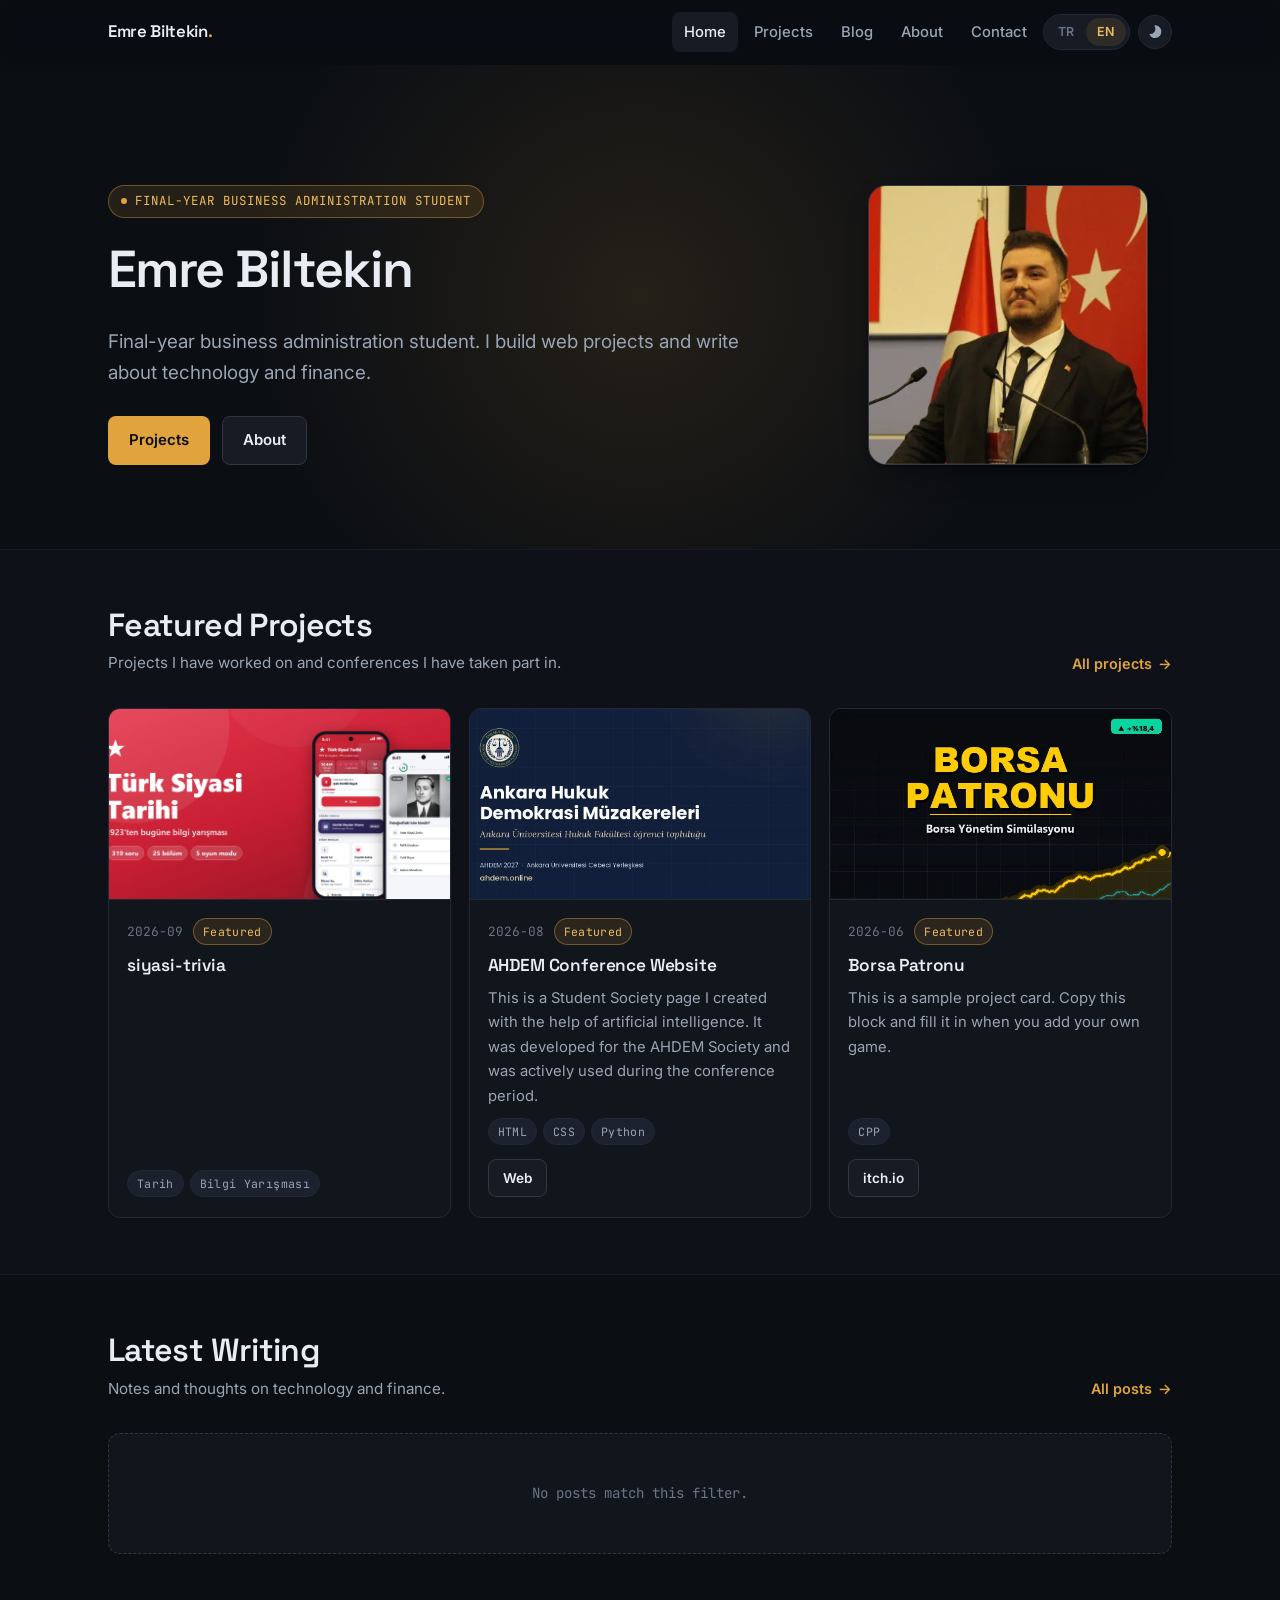
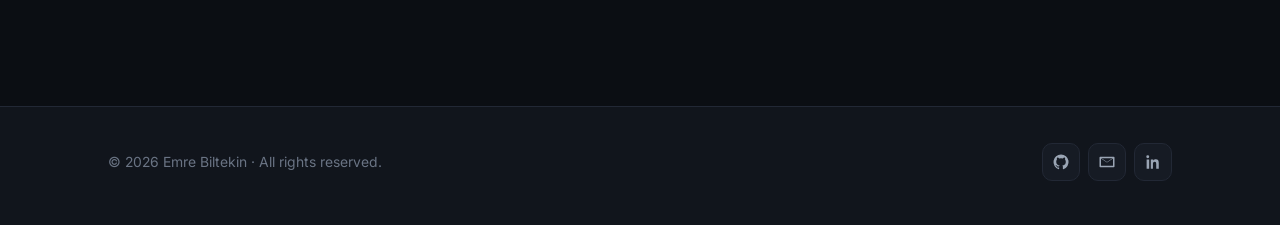
<file: index.html>
<!DOCTYPE html>
<html lang="tr">
<head>
<meta charset="utf-8">
<meta name="viewport" content="width=device-width, initial-scale=1">
<script>/* Tema tercihini sayfa cizilmeden once uygula (ekran yanip sonmesin) */
try{ if(localStorage.getItem('site.theme')==='light') document.documentElement.dataset.theme='light'; }catch(e){}</script>
<title>Emre Biltekin — İşletme Son Sınıf Öğrencisi</title>
<meta name="description" content="Emre Biltekin'in kişisel sitesi. İşletme son sınıf öğrencisi; web projeleri, teknoloji ve finans üzerine yazılar.">
<link rel="canonical" href="https://emrebiltekin.me/">

<!-- Paylasim kartlari -->
<meta property="og:type" content="website">
<meta property="og:site_name" content="Emre Biltekin">
<meta property="og:title" content="Emre Biltekin — İşletme Son Sınıf Öğrencisi">
<meta property="og:description" content="Web projeleri, teknoloji ve finans üzerine yazılar.">
<meta property="og:url" content="https://emrebiltekin.me/">
<meta property="og:image" content="https://emrebiltekin.me/assets/img/og-default.png">
<meta name="twitter:card" content="summary_large_image">

<link rel="icon" href="/assets/img/favicon.svg" type="image/svg+xml">
<link rel="preconnect" href="https://fonts.googleapis.com">
<link rel="preconnect" href="https://fonts.gstatic.com" crossorigin>
<link href="https://fonts.googleapis.com/css2?family=Inter:wght@400;500;600&family=Space+Grotesk:wght@500;600;700&family=JetBrains+Mono:wght@400;500&display=swap" rel="stylesheet">
<link rel="stylesheet" href="/assets/css/style.css">
<link rel="alternate" type="application/rss+xml" title="Emre Biltekin" href="/feed.xml">
</head>

<body data-page="home">
<a class="skip-link" href="#main">İçeriğe geç</a>
<header id="site-header"></header>

<main id="main">

  <!-- Hero -->
  <section class="hero">
    <div class="wrap hero-inner">
      <div>
        <span class="eyebrow"><span class="pulse"></span><span id="heroRole">—</span></span>
        <h1 id="heroName">Emre Biltekin</h1>
        <p class="lead" id="heroTagline"></p>
        <div class="hero-actions">
          <a class="btn btn-primary" href="/projects.html"><span data-i18n="nav.projects"></span></a>
          <a class="btn btn-ghost" href="/about.html"><span data-i18n="nav.about"></span></a>
        </div>
      </div>
      <div class="avatar-frame" id="heroAvatar"></div>
    </div>
  </section>

  <!-- One cikan projeler (gri bantli bolum) -->
  <section class="section-tight band">
    <div class="wrap">
      <div class="section-head">
        <div>
          <h2 data-i18n="home.featured.title"></h2>
          <p data-i18n="home.featured.desc"></p>
        </div>
        <a class="link-more" href="/projects.html"><span data-i18n="home.featured.all"></span> →</a>
      </div>
      <div class="grid" id="featuredProjects">
        <div class="loading" data-i18n="common.loading"></div>
      </div>
    </div>
  </section>

  <!-- Son yazilar -->
  <section class="section-tight">
    <div class="wrap">
      <div class="section-head">
        <div>
          <h2 data-i18n="home.latest.title"></h2>
          <p data-i18n="home.latest.desc"></p>
        </div>
        <a class="link-more" href="/blog.html"><span data-i18n="home.latest.all"></span> →</a>
      </div>
      <ul class="post-list" id="latestPosts">
        <li class="loading" data-i18n="common.loading"></li>
      </ul>
    </div>
  </section>

</main>

<footer id="site-footer"></footer>

<noscript>
  <div class="wrap" style="padding:24px 0;color:#9AA5B4">
    Bu site içeriği göstermek için JavaScript kullanıyor. Lütfen JavaScript'i etkinleştir.
  </div>
</noscript>

<script src="/assets/js/i18n.js"></script>
<script src="/assets/js/site.js"></script>
<script src="/assets/js/pages.js"></script>
</body>
</html>
</file>
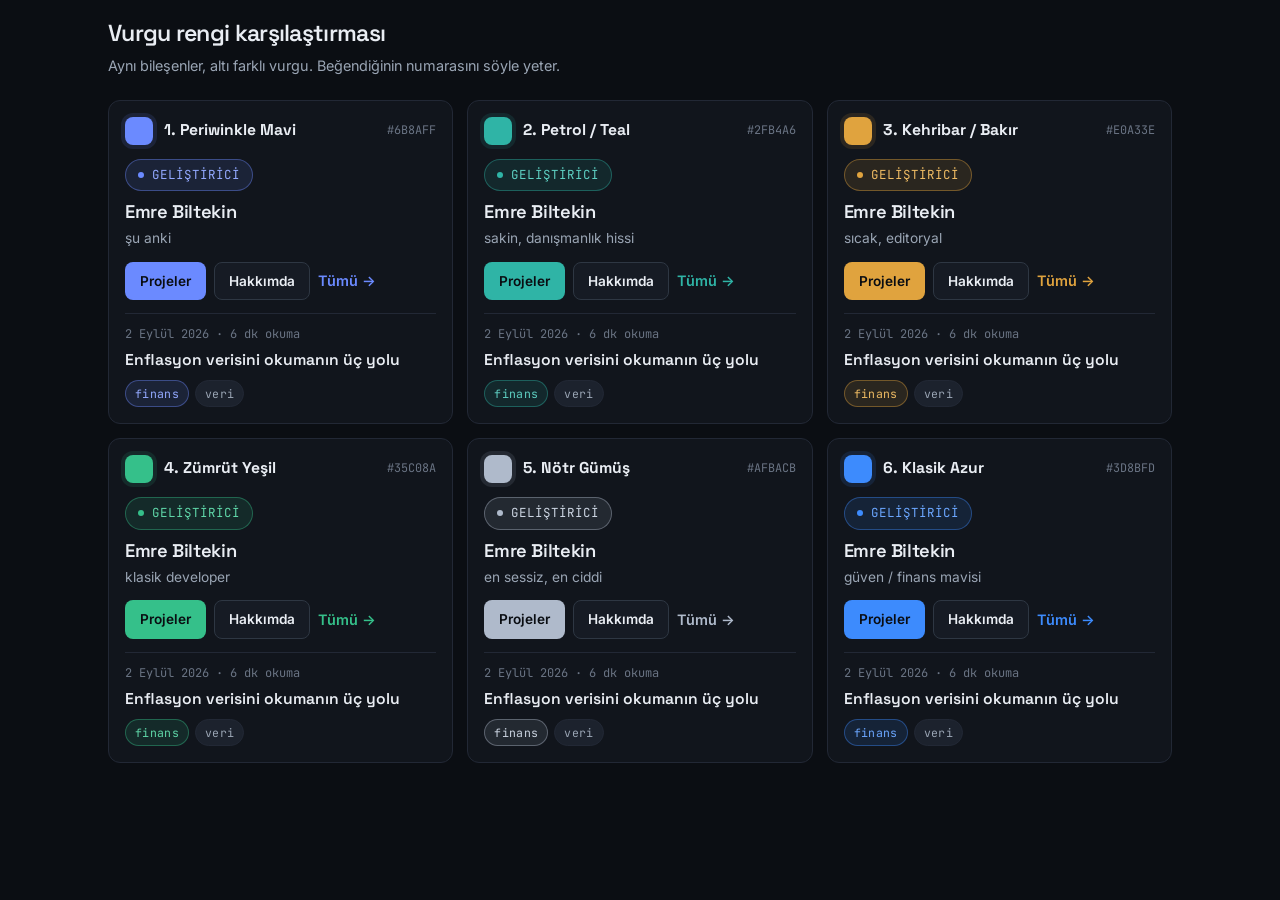
<file: _palette.html>
<!DOCTYPE html>
<html lang="tr">
<head>
<meta charset="utf-8">
<meta name="viewport" content="width=device-width, initial-scale=1">
<script>/* Tema tercihini sayfa cizilmeden once uygula (ekran yanip sonmesin) */
try{ if(localStorage.getItem('site.theme')==='light') document.documentElement.dataset.theme='light'; }catch(e){}</script>
<title>Renk karşılaştırma — geçici</title>
<link rel="preconnect" href="https://fonts.googleapis.com">
<link rel="preconnect" href="https://fonts.gstatic.com" crossorigin>
<link href="https://fonts.googleapis.com/css2?family=Inter:wght@400;500;600&family=Space+Grotesk:wght@500;600;700&family=JetBrains+Mono:wght@400;500&display=swap" rel="stylesheet">
<link rel="stylesheet" href="/assets/css/style.css">
<style>
  body{ padding:20px 0 60px; }
  .opts{ display:grid; gap:14px; grid-template-columns:repeat(auto-fill,minmax(300px,1fr)); }
  .opt{ border:1px solid var(--border); border-radius:var(--r); background:var(--bg-1); padding:16px; }
  .opt-head{ display:flex; align-items:center; gap:11px; margin-bottom:14px; }
  .chip{ width:28px; height:28px; border-radius:8px; background:var(--accent); flex:none; box-shadow:0 0 0 4px var(--accent-soft); }
  .opt-head b{ font-family:var(--font-head); font-size:.98rem; }
  .opt-head code{ margin-left:auto; color:var(--text-3); font-size:.74rem; }
  .opt h4{ font-family:var(--font-head); font-size:1.15rem; margin:0 0 4px; letter-spacing:-.02em; }
  .opt p{ margin:0 0 12px; color:var(--text-2); font-size:.86rem; }
  .row{ display:flex; gap:8px; flex-wrap:wrap; align-items:center; }
  .rule{ border-top:1px solid var(--border); margin:13px 0 11px; }
  .headline{ font-family:var(--font-head); font-weight:600; font-size:.98rem; margin:3px 0 6px; }
</style>
</head>
<body>
<div class="wrap">
  <h1 style="font-size:1.45rem;margin-bottom:6px">Vurgu rengi karşılaştırması</h1>
  <p class="muted" style="font-size:.9rem;margin-bottom:22px">Aynı bileşenler, altı farklı vurgu. Beğendiğinin numarasını söyle yeter.</p>
  <div class="opts" id="opts"></div>
</div>

<script>
const OPTIONS = [
  { n:1, name:'Periwinkle Mavi', note:'şu anki', a:'#6B8AFF', a2:'#93A9FF', rgb:'107,138,255' },
  { n:2, name:'Petrol / Teal',   note:'sakin, danışmanlık hissi', a:'#2FB4A6', a2:'#5ECFC2', rgb:'47,180,166' },
  { n:3, name:'Kehribar / Bakır',note:'sıcak, editoryal', a:'#E0A33E', a2:'#EEBB63', rgb:'224,163,62' },
  { n:4, name:'Zümrüt Yeşil',    note:'klasik developer', a:'#35C08A', a2:'#5FD6A8', rgb:'53,192,138' },
  { n:5, name:'Nötr Gümüş',      note:'en sessiz, en ciddi', a:'#AFBACB', a2:'#CBD4E1', rgb:'175,186,203' },
  { n:6, name:'Klasik Azur',     note:'güven / finans mavisi', a:'#3D8BFD', a2:'#6BA6FE', rgb:'61,139,253' }
];

document.getElementById('opts').innerHTML = OPTIONS.map(o => `
  <section class="opt" style="--accent:${o.a};--accent-2:${o.a2};--accent-soft:rgba(${o.rgb},.12);--accent-ring:rgba(${o.rgb},.40)">
    <div class="opt-head">
      <span class="chip"></span>
      <b>${o.n}. ${o.name}</b>
      <code>${o.a}</code>
    </div>

    <span class="eyebrow" style="margin-bottom:10px"><span class="pulse"></span>GELİŞTİRİCİ</span>
    <h4>Emre Biltekin</h4>
    <p>${o.note}</p>

    <div class="row">
      <a class="btn btn-primary btn-sm" href="#">Projeler</a>
      <a class="btn btn-ghost btn-sm" href="#">Hakkımda</a>
      <a class="link-more" href="#">Tümü →</a>
    </div>

    <div class="rule"></div>

    <div class="mono dim" style="font-size:.75rem">2 Eylül 2026 · 6 dk okuma</div>
    <div class="headline">Enflasyon verisini okumanın üç yolu</div>
    <div class="tags"><span class="tag tag-accent">finans</span><span class="tag">veri</span></div>
  </section>
`).join('');
</script>
</body>
</html>
</file>
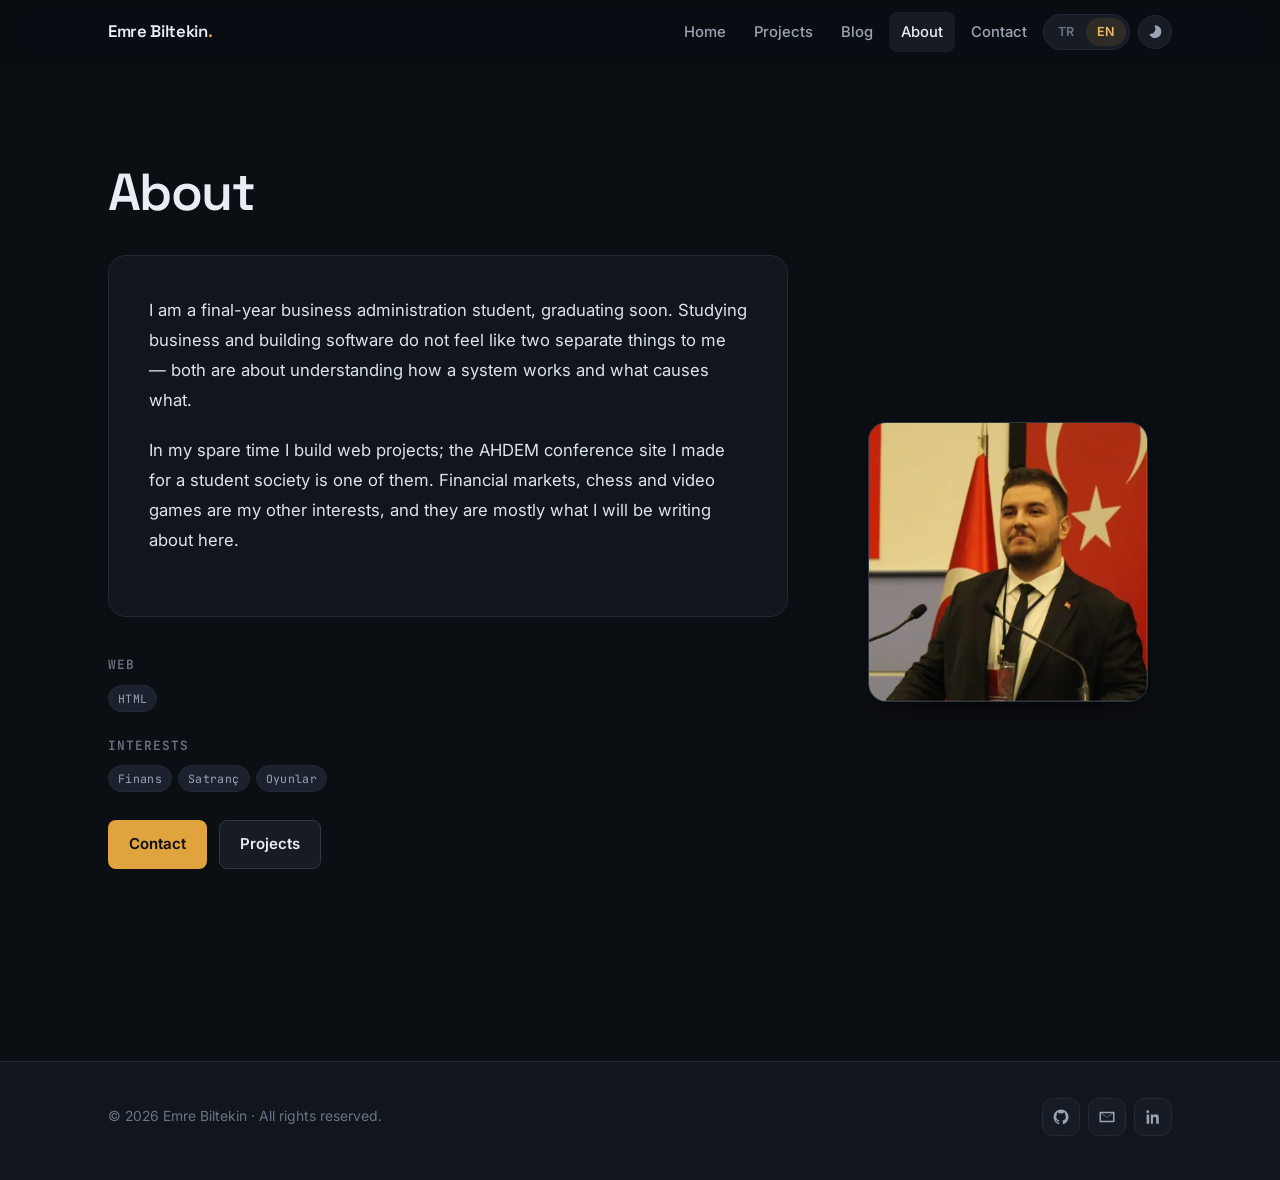
<file: about.html>
<!DOCTYPE html>
<html lang="tr">
<head>
<meta charset="utf-8">
<meta name="viewport" content="width=device-width, initial-scale=1">
<script>/* Tema tercihini sayfa cizilmeden once uygula (ekran yanip sonmesin) */
try{ if(localStorage.getItem('site.theme')==='light') document.documentElement.dataset.theme='light'; }catch(e){}</script>
<title>Hakkımda — Emre Biltekin</title>
<meta name="description" content="Emre Biltekin kimdir, neler yapar, hangi teknolojilerle çalışır.">
<link rel="canonical" href="https://emrebiltekin.me/about.html">

<meta property="og:type" content="profile">
<meta property="og:site_name" content="Emre Biltekin">
<meta property="og:title" content="Hakkımda — Emre Biltekin">
<meta property="og:description" content="Kimim, neler yapıyorum, hangi teknolojilerle çalışıyorum.">
<meta property="og:url" content="https://emrebiltekin.me/about.html">
<meta property="og:image" content="https://emrebiltekin.me/assets/img/og-default.png">
<meta name="twitter:card" content="summary_large_image">

<link rel="icon" href="/assets/img/favicon.svg" type="image/svg+xml">
<link rel="preconnect" href="https://fonts.googleapis.com">
<link rel="preconnect" href="https://fonts.gstatic.com" crossorigin>
<link href="https://fonts.googleapis.com/css2?family=Inter:wght@400;500;600&family=Space+Grotesk:wght@500;600;700&family=JetBrains+Mono:wght@400;500&display=swap" rel="stylesheet">
<link rel="stylesheet" href="/assets/css/style.css">
</head>

<body data-page="about">
<a class="skip-link" href="#main">İçeriğe geç</a>
<header id="site-header"></header>

<main id="main" class="section">
  <div class="wrap">
    <h1 data-i18n="about.title"></h1>

    <div class="hero-inner" style="margin-top:32px">
      <div>
        <div class="prose surface" id="aboutBio"></div>
        <div id="aboutSkills" style="margin-top:40px"></div>
        <div class="hero-actions">
          <a class="btn btn-primary" href="/contact.html"><span data-i18n="nav.contact"></span></a>
          <a class="btn btn-ghost" href="/projects.html"><span data-i18n="nav.projects"></span></a>
        </div>
      </div>
      <div class="avatar-frame" id="aboutAvatar"></div>
    </div>
  </div>
</main>

<footer id="site-footer"></footer>

<script src="/assets/js/i18n.js"></script>
<script src="/assets/js/site.js"></script>
<script src="/assets/js/pages.js"></script>
</body>
</html>
</file>
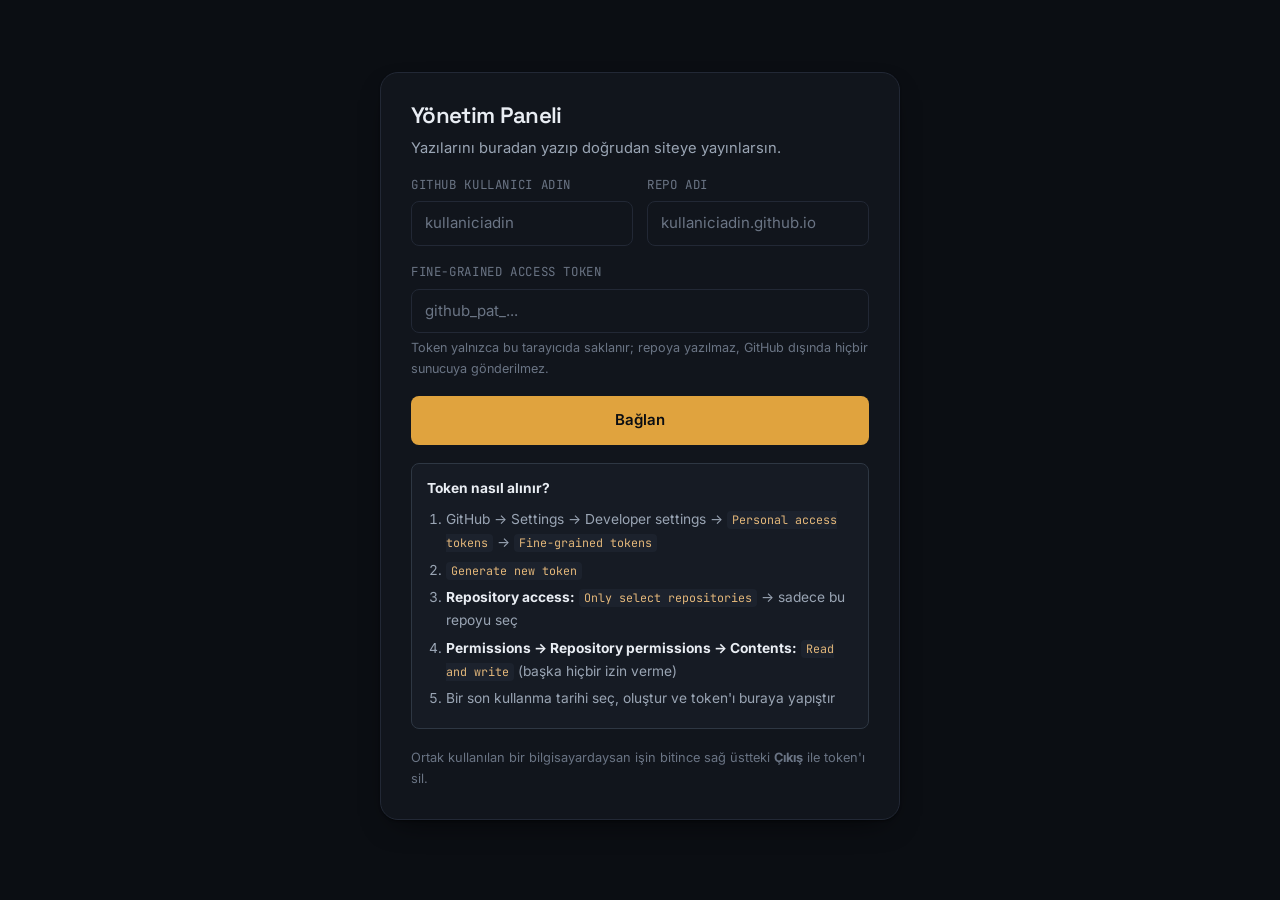
<file: admin.html>
<!DOCTYPE html>
<html lang="tr">
<head>
<meta charset="utf-8">
<meta name="viewport" content="width=device-width, initial-scale=1">
<script>/* Tema tercihini sayfa cizilmeden once uygula (ekran yanip sonmesin) */
try{ if(localStorage.getItem('site.theme')==='light') document.documentElement.dataset.theme='light'; }catch(e){}</script>
<title>Yönetim Paneli — Emre Biltekin</title>
<meta name="robots" content="noindex, nofollow">
<link rel="icon" href="/assets/img/favicon.svg" type="image/svg+xml">
<link rel="preconnect" href="https://fonts.googleapis.com">
<link rel="preconnect" href="https://fonts.gstatic.com" crossorigin>
<link href="https://fonts.googleapis.com/css2?family=Inter:wght@400;500;600&family=Space+Grotesk:wght@500;600;700&family=JetBrains+Mono:wght@400;500&display=swap" rel="stylesheet">
<link rel="stylesheet" href="/assets/css/style.css">
<link rel="stylesheet" href="/assets/css/admin.css">
</head>

<body class="admin">

<!-- ==================== GİRİŞ ==================== -->
<section id="login">
  <div class="wrap">
    <div class="login-card">
      <h1>Yönetim Paneli</h1>
      <p class="muted" style="font-size:.92rem">Yazılarını buradan yazıp doğrudan siteye yayınlarsın.</p>

      <form id="loginForm">
        <div class="field-row cols-2">
          <div class="field">
            <label for="lOwner">GitHub kullanıcı adın</label>
            <input type="text" id="lOwner" autocomplete="username" placeholder="kullaniciadin" required>
          </div>
          <div class="field">
            <label for="lRepo">Repo adı</label>
            <input type="text" id="lRepo" placeholder="kullaniciadin.github.io" required>
          </div>
        </div>

        <div class="field">
          <label for="lToken">Fine-grained access token</label>
          <input type="password" id="lToken" autocomplete="current-password" placeholder="github_pat_..." required>
          <div class="hint">Token yalnızca bu tarayıcıda saklanır; repoya yazılmaz, GitHub dışında hiçbir sunucuya gönderilmez.</div>
        </div>

        <button class="btn btn-primary" id="loginBtn" type="submit" style="width:100%;justify-content:center">Bağlan</button>
      </form>

      <div class="notice">
        <strong>Token nasıl alınır?</strong>
        <ol>
          <li>GitHub → Settings → Developer settings → <code>Personal access tokens</code> → <code>Fine-grained tokens</code></li>
          <li><code>Generate new token</code></li>
          <li><strong>Repository access:</strong> <code>Only select repositories</code> → sadece bu repoyu seç</li>
          <li><strong>Permissions → Repository permissions → Contents:</strong> <code>Read and write</code> (başka hiçbir izin verme)</li>
          <li>Bir son kullanma tarihi seç, oluştur ve token'ı buraya yapıştır</li>
        </ol>
      </div>

      <p class="dim" style="font-size:.8rem;margin:0">
        Ortak kullanılan bir bilgisayardaysan işin bitince sağ üstteki <strong>Çıkış</strong> ile token'ı sil.
      </p>
    </div>
  </div>
</section>

<!-- ==================== PANEL ==================== -->
<div id="app" hidden>

  <header class="adm-top">
    <div class="wrap adm-top-in">
      <span class="adm-logo">Yönetim<span class="dot">.</span></span>
      <span class="adm-repo" id="repoBadge"></span>
      <span id="busyDot" hidden><span class="spinner"></span></span>
      <span class="spacer"></span>
      <a class="btn btn-ghost btn-sm" href="/" target="_blank" rel="noopener">Siteyi aç ↗</a>
      <button class="theme-toggle" id="admTheme" title="Temayı değiştir">
        <span class="icon-moon"><svg width="16" height="16" viewBox="0 0 24 24" fill="currentColor"><path d="M12.3 2a1 1 0 0 0-.86 1.54A7.5 7.5 0 0 1 4.9 14.9a1 1 0 0 0-1.09 1.4A9.5 9.5 0 1 0 12.3 2Z"/></svg></span>
        <span class="icon-sun"><svg width="16" height="16" viewBox="0 0 24 24" fill="currentColor"><path d="M12 17a5 5 0 1 1 0-10 5 5 0 0 1 0 10Zm0-2a3 3 0 1 0 0-6 3 3 0 0 0 0 6Zm-1-13h2v3h-2V2Zm0 17h2v3h-2v-3ZM2 11h3v2H2v-2Zm17 0h3v2h-3v-2ZM4.22 5.64l1.42-1.42 2.12 2.12-1.41 1.42L4.22 5.64Zm12.02 12.02 1.41-1.42 2.13 2.12-1.42 1.42-2.12-2.12Zm2.12-13.44 1.42 1.42-2.13 2.12-1.41-1.42 2.12-2.12ZM5.64 19.78l-1.42-1.42 2.12-2.12 1.42 1.41-2.12 2.13Z"/></svg></span>
      </button>
      <button class="btn btn-ghost btn-sm" id="logoutBtn">Çıkış</button>
    </div>
  </header>

  <main class="wrap" style="padding-block:26px 70px">

    <div class="adm-tabs" role="tablist">
      <button class="adm-tab" role="tab" data-view="list"     aria-selected="true">Yazılar</button>
      <button class="adm-tab" role="tab" data-view="projects" aria-selected="false">Projeler</button>
      <button class="adm-tab" role="tab" data-view="profile"  aria-selected="false">Profil</button>
    </div>

    <!-- ---------- Yazı listesi ---------- -->
    <section id="view-list">
      <div class="section-head" style="margin-bottom:20px">
        <div>
          <h2 style="font-size:1.35rem">Yazılar</h2>
          <p>Yayınla dediğinde markdown dosyası, yazı sayfası, RSS ve sitemap tek commit'te güncellenir.</p>
        </div>
        <div style="display:flex;gap:9px">
          <button class="btn btn-ghost btn-sm" id="refreshBtn">Tazele</button>
          <button class="btn btn-primary btn-sm" id="newPostBtn">+ Yeni yazı</button>
        </div>
      </div>
      <div id="postList"></div>
    </section>

    <!-- ---------- Yazı editörü ---------- -->
    <section id="view-editor" hidden>
      <h2 id="edTitle" style="font-size:1.35rem">Yeni yazı</h2>

      <div id="restoreBar" class="restore-bar" hidden>
        <span id="restoreText"></span>
        <span style="margin-left:auto;display:flex;gap:8px">
          <button class="btn btn-primary btn-sm" id="restoreYes" type="button">Geri yükle</button>
          <button class="btn btn-ghost btn-sm" id="restoreNo" type="button">Yoksay</button>
        </span>
      </div>

      <div class="field-row cols-3">
        <div class="field">
          <label for="fSlug">Kısa ad (URL)</label>
          <input type="text" id="fSlug" placeholder="enflasyon-verisi">
          <div class="hint">Adres: /blog/<span class="mono">kısa-ad</span>.html — küçük harf, rakam, tire.</div>
        </div>
        <div class="field">
          <label for="fDate">Tarih</label>
          <input type="date" id="fDate">
        </div>
        <div class="field">
          <label for="fTags">Etiketler</label>
          <input type="text" id="fTags" placeholder="finans, veri">
          <div class="hint">Virgülle ayır.</div>
        </div>
      </div>

      <div class="field-row cols-2">
        <div class="field">
          <label for="fCover">Kapak görseli</label>
          <div class="input-with-btn">
            <input type="text" id="fCover" placeholder="/assets/img/posts/kapak.jpg">
            <button class="btn btn-ghost btn-sm" type="button" id="coverUploadBtn">Yükle…</button>
          </div>
          <div class="hint">Paylaşım kartında görünen görsel. İsteğe bağlı.</div>
        </div>
        <div class="field" style="display:flex;align-items:flex-end">
          <label class="check" style="margin-bottom:11px">
            <input type="checkbox" id="fDraft">
            Taslak — sitede görünmez, sadece burada durur
          </label>
        </div>
      </div>

      <div class="lang-tabs" role="tablist">
        <button type="button" data-lang="tr" aria-selected="true">Türkçe</button>
        <button type="button" data-lang="en" aria-selected="false">English</button>
      </div>

      <div class="field">
        <label for="fTitle">Başlık</label>
        <input type="text" id="fTitle" placeholder="Yazının başlığı">
      </div>

      <div class="field">
        <label for="fSummary">Özet</label>
        <textarea id="fSummary" rows="2" placeholder="Listede ve paylaşım kartında görünecek bir-iki cümle."></textarea>
        <div class="hint">Google ve WhatsApp/Twitter paylaşım kartlarında bu metin çıkar.</div>
      </div>

      <div class="editor-split">
        <div>
          <div class="pane-label" id="bodyLabel">İçerik (Türkçe, markdown)</div>

          <div class="md-toolbar" id="mdToolbar">
            <button class="md-btn" type="button" data-md="bold"   title="Kalın (Ctrl+B)"><b>B</b></button>
            <button class="md-btn" type="button" data-md="italic" title="İtalik (Ctrl+I)"><i>I</i></button>
            <span class="md-sep"></span>
            <button class="md-btn" type="button" data-md="h2" title="Başlık">H2</button>
            <button class="md-btn" type="button" data-md="h3" title="Alt başlık">H3</button>
            <span class="md-sep"></span>
            <button class="md-btn" type="button" data-md="ul"     title="Madde listesi">• Liste</button>
            <button class="md-btn" type="button" data-md="ol"     title="Numaralı liste">1. Liste</button>
            <button class="md-btn" type="button" data-md="quote"  title="Alıntı">❝ Alıntı</button>
            <span class="md-sep"></span>
            <button class="md-btn" type="button" data-md="link"   title="Bağlantı (Ctrl+K)">Link</button>
            <button class="md-btn" type="button" data-md="code"   title="Satır içi kod">Kod</button>
            <button class="md-btn" type="button" data-md="pre"    title="Kod bloğu">Kod bloğu</button>
            <button class="md-btn" type="button" data-md="table"  title="Tablo">Tablo</button>
            <span class="md-sep"></span>
            <button class="md-btn" type="button" id="imgBtn" title="Görsel yükle ve ekle">🖼 Görsel</button>
            <span class="autosave-note" id="autosaveNote"></span>
          </div>

          <textarea id="fBody" spellcheck="false" placeholder="## Başlık&#10;&#10;Metin... **kalın**, *italik*, [link](https://...)&#10;&#10;- madde&#10;- madde"></textarea>
        </div>
        <div>
          <div class="pane-label">Önizleme</div>
          <div class="preview-pane" id="preview"></div>
        </div>
      </div>

      <div class="adm-actions">
        <button class="btn btn-primary" id="saveBtn">Yayınla</button>
        <button class="btn btn-ghost" id="cancelBtn">İptal</button>
        <span class="dim" style="font-size:.83rem">Yayınladıktan ~1 dakika sonra site güncellenir.</span>
      </div>
    </section>

    <!-- ---------- Proje listesi ---------- -->
    <section id="view-projects" hidden>
      <div class="section-head" style="margin-bottom:20px">
        <div>
          <h2 style="font-size:1.35rem">Projeler</h2>
          <p>Oyunlar, web projeleri ve araçlar. “Öne çıkan” işaretlediklerin ana sayfada görünür.</p>
        </div>
        <button class="btn btn-primary btn-sm" id="newProjBtn">+ Yeni proje</button>
      </div>
      <div id="projList"></div>
    </section>

    <!-- ---------- Proje editörü ---------- -->
    <section id="view-projeditor" hidden>
      <h2 id="prTitle" style="font-size:1.35rem">Yeni proje</h2>

      <div class="field-row cols-3">
        <div class="field">
          <label for="jSlug">Kısa ad</label>
          <input type="text" id="jSlug" placeholder="uzay-oyunu">
        </div>
        <div class="field">
          <label for="jType">Tür</label>
          <select id="jType">
            <option value="game">Oyun</option>
            <option value="web">Web</option>
            <option value="tool">Araç</option>
            <option value="conference">Konferans</option>
            <option value="other">Diğer</option>
          </select>
        </div>
        <div class="field">
          <label for="jDate">Tarih (YYYY-MM)</label>
          <input type="text" id="jDate" placeholder="2026-06">
        </div>
      </div>

      <div class="field-row cols-2">
        <div class="field">
          <label for="jCover">Kapak görseli</label>
          <div class="input-with-btn">
            <input type="text" id="jCover" placeholder="/assets/img/projects/oyun.png">
            <button class="btn btn-ghost btn-sm" type="button" id="jCoverUploadBtn">Yükle…</button>
          </div>
        </div>
        <div class="field">
          <label for="jTags">Etiketler</label>
          <input type="text" id="jTags" placeholder="Unity, C#, 2D">
          <label class="check" style="margin-top:10px">
            <input type="checkbox" id="jFeatured">
            Öne çıkan — ana sayfada göster
          </label>
        </div>
      </div>

      <div class="field-row cols-2">
        <div class="field"><label for="jTitleTr">Başlık (TR)</label><input type="text" id="jTitleTr"></div>
        <div class="field"><label for="jTitleEn">Title (EN)</label><input type="text" id="jTitleEn"></div>
      </div>
      <div class="field-row cols-2">
        <div class="field"><label for="jSumTr">Açıklama (TR)</label><textarea id="jSumTr" rows="4"></textarea></div>
        <div class="field"><label for="jSumEn">Description (EN)</label><textarea id="jSumEn" rows="4"></textarea></div>
      </div>

      <h3 style="margin-top:28px">Bağlantılar</h3>
      <div id="jLinks"></div>
      <button class="btn btn-ghost btn-sm" id="addLink" type="button">+ Bağlantı ekle</button>

      <div class="adm-actions">
        <button class="btn btn-primary" id="saveProjBtn">Kaydet</button>
        <button class="btn btn-ghost" id="cancelProjBtn">İptal</button>
      </div>
    </section>

    <!-- ---------- Profil ---------- -->
    <section id="view-profile" hidden>
      <div class="section-head" style="margin-bottom:20px">
        <div>
          <h2 style="font-size:1.35rem">Profil</h2>
          <p>Ana sayfa, hakkımda ve iletişim sayfalarında görünen bilgiler.</p>
        </div>
      </div>

      <div class="field-row cols-3">
        <div class="field">
          <label for="pName">Ad Soyad</label>
          <input type="text" id="pName">
        </div>
        <div class="field">
          <label for="pEmail">E-posta</label>
          <input type="email" id="pEmail">
        </div>
        <div class="field">
          <label for="pAvatar">Fotoğraf</label>
          <div class="input-with-btn">
            <input type="text" id="pAvatar" placeholder="/assets/img/avatar.jpg">
            <button class="btn btn-ghost btn-sm" type="button" id="avatarUploadBtn">Yükle…</button>
          </div>
        </div>
      </div>

      <div class="field-row cols-2">
        <div class="field"><label for="pRoleTr">Unvan (TR)</label><input type="text" id="pRoleTr"></div>
        <div class="field"><label for="pRoleEn">Unvan (EN)</label><input type="text" id="pRoleEn"></div>
      </div>

      <div class="field-row cols-2">
        <div class="field"><label for="pTagTr">Slogan (TR)</label><textarea id="pTagTr" rows="2"></textarea></div>
        <div class="field"><label for="pTagEn">Slogan (EN)</label><textarea id="pTagEn" rows="2"></textarea></div>
      </div>

      <div class="field-row cols-2">
        <div class="field">
          <label for="pBioTr">Biyografi (TR)</label>
          <textarea id="pBioTr" rows="7"></textarea>
          <div class="hint">Paragrafları boş satırla ayır.</div>
        </div>
        <div class="field">
          <label for="pBioEn">Biyografi (EN)</label>
          <textarea id="pBioEn" rows="7"></textarea>
        </div>
      </div>

      <h3 style="margin-top:32px">Sosyal bağlantılar</h3>
      <div id="pSocial"></div>
      <button class="btn btn-ghost btn-sm" id="addSocial" type="button">+ Bağlantı ekle</button>

      <h3 style="margin-top:32px">Yetenekler</h3>
      <div id="pSkills"></div>
      <button class="btn btn-ghost btn-sm" id="addSkill" type="button">+ Grup ekle</button>

      <div class="adm-actions">
        <button class="btn btn-primary" id="saveProfileBtn">Profili kaydet</button>
      </div>
    </section>

  </main>
</div>

<input type="file" id="fileInput" accept="image/*" hidden>
<div class="toast-wrap" id="toasts"></div>

<script src="/assets/js/i18n.js"></script>
<script src="/assets/js/site.js"></script>
<script src="/assets/js/markdown.js"></script>
<script src="/assets/js/admin.js"></script>
</body>
</html>
</file>
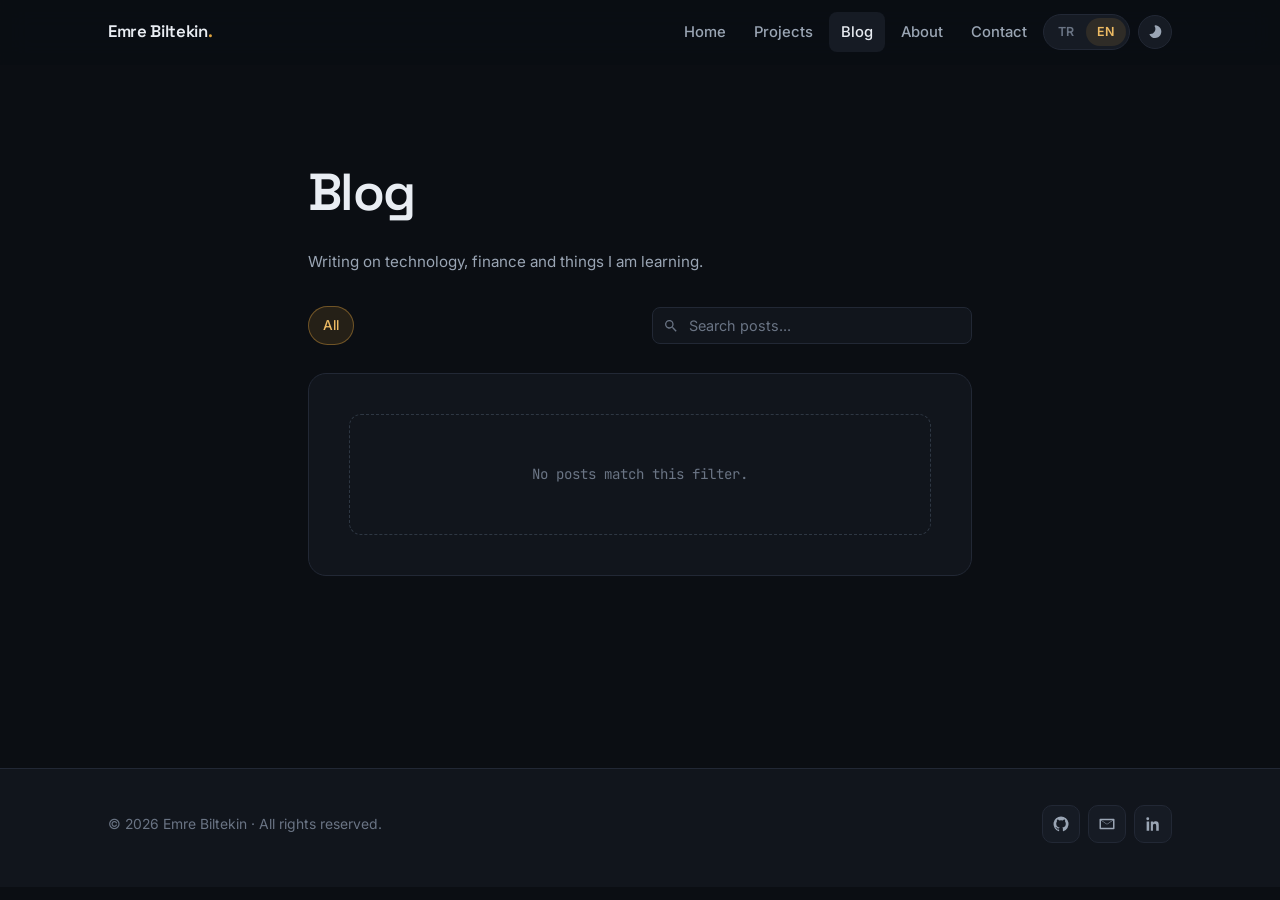
<file: blog.html>
<!DOCTYPE html>
<html lang="tr">
<head>
<meta charset="utf-8">
<meta name="viewport" content="width=device-width, initial-scale=1">
<script>/* Tema tercihini sayfa cizilmeden once uygula (ekran yanip sonmesin) */
try{ if(localStorage.getItem('site.theme')==='light') document.documentElement.dataset.theme='light'; }catch(e){}</script>
<title>Blog — Emre Biltekin</title>
<meta name="description" content="Teknoloji, finans ve öğrendiklerim üzerine yazılar.">
<link rel="canonical" href="https://emrebiltekin.me/blog.html">

<meta property="og:type" content="website">
<meta property="og:site_name" content="Emre Biltekin">
<meta property="og:title" content="Blog — Emre Biltekin">
<meta property="og:description" content="Teknoloji, finans ve öğrendiklerim üzerine yazılar.">
<meta property="og:url" content="https://emrebiltekin.me/blog.html">
<meta property="og:image" content="https://emrebiltekin.me/assets/img/og-default.png">
<meta name="twitter:card" content="summary_large_image">

<link rel="icon" href="/assets/img/favicon.svg" type="image/svg+xml">
<link rel="preconnect" href="https://fonts.googleapis.com">
<link rel="preconnect" href="https://fonts.gstatic.com" crossorigin>
<link href="https://fonts.googleapis.com/css2?family=Inter:wght@400;500;600&family=Space+Grotesk:wght@500;600;700&family=JetBrains+Mono:wght@400;500&display=swap" rel="stylesheet">
<link rel="stylesheet" href="/assets/css/style.css">
<link rel="alternate" type="application/rss+xml" title="Emre Biltekin" href="/feed.xml">
</head>

<body data-page="blog">
<a class="skip-link" href="#main">İçeriğe geç</a>
<header id="site-header"></header>

<main id="main" class="section">
  <div class="wrap wrap-narrow">
    <div class="section-head">
      <div>
        <h1 data-i18n="blog.title"></h1>
        <p data-i18n="blog.desc"></p>
      </div>
    </div>

    <div class="toolbar">
      <div class="filters" id="postFilters"></div>
      <div class="search-box">
        <span class="ico"><svg width="16" height="16" viewBox="0 0 24 24" fill="currentColor" aria-hidden="true"><path d="M15.5 14h-.79l-.28-.27a6.5 6.5 0 1 0-.7.7l.27.28v.79l5 4.99L20.49 19l-4.99-5Zm-6 0A4.5 4.5 0 1 1 14 9.5 4.5 4.5 0 0 1 9.5 14Z"/></svg></span>
        <input type="search" id="postSearch" data-i18n-attr="placeholder:blog.search" aria-label="Ara">
      </div>
    </div>

    <div class="surface">
      <ul class="post-list" id="postsList">
        <li class="loading" data-i18n="common.loading"></li>
      </ul>
    </div>
  </div>
</main>

<footer id="site-footer"></footer>

<script src="/assets/js/i18n.js"></script>
<script src="/assets/js/site.js"></script>
<script src="/assets/js/pages.js"></script>
</body>
</html>
</file>
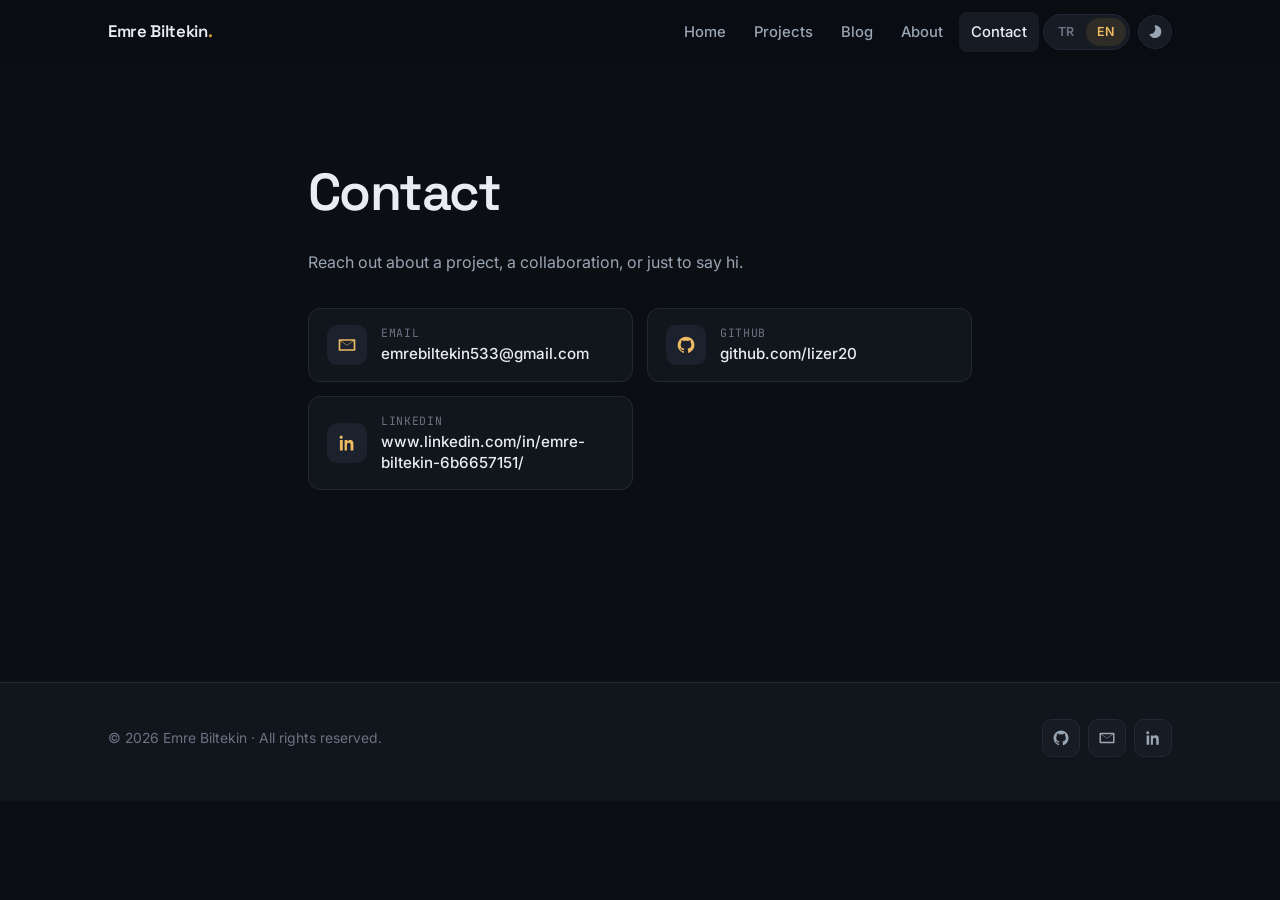
<file: contact.html>
<!DOCTYPE html>
<html lang="tr">
<head>
<meta charset="utf-8">
<meta name="viewport" content="width=device-width, initial-scale=1">
<script>/* Tema tercihini sayfa cizilmeden once uygula (ekran yanip sonmesin) */
try{ if(localStorage.getItem('site.theme')==='light') document.documentElement.dataset.theme='light'; }catch(e){}</script>
<title>İletişim — Emre Biltekin</title>
<meta name="description" content="Emre Biltekin ile iletişime geç: e-posta ve sosyal medya bağlantıları.">
<link rel="canonical" href="https://emrebiltekin.me/contact.html">

<meta property="og:type" content="website">
<meta property="og:site_name" content="Emre Biltekin">
<meta property="og:title" content="İletişim — Emre Biltekin">
<meta property="og:description" content="Proje, iş birliği veya sadece merhaba demek için.">
<meta property="og:url" content="https://emrebiltekin.me/contact.html">
<meta property="og:image" content="https://emrebiltekin.me/assets/img/og-default.png">
<meta name="twitter:card" content="summary_large_image">

<link rel="icon" href="/assets/img/favicon.svg" type="image/svg+xml">
<link rel="preconnect" href="https://fonts.googleapis.com">
<link rel="preconnect" href="https://fonts.gstatic.com" crossorigin>
<link href="https://fonts.googleapis.com/css2?family=Inter:wght@400;500;600&family=Space+Grotesk:wght@500;600;700&family=JetBrains+Mono:wght@400;500&display=swap" rel="stylesheet">
<link rel="stylesheet" href="/assets/css/style.css">
</head>

<body data-page="contact">
<a class="skip-link" href="#main">İçeriğe geç</a>
<header id="site-header"></header>

<main id="main" class="section">
  <div class="wrap wrap-narrow">
    <h1 data-i18n="contact.title"></h1>
    <p class="muted" data-i18n="contact.desc" style="margin-bottom:32px"></p>
    <div class="contact-grid" id="contactCards"></div>
  </div>
</main>

<footer id="site-footer"></footer>

<script src="/assets/js/i18n.js"></script>
<script src="/assets/js/site.js"></script>
<script src="/assets/js/pages.js"></script>
</body>
</html>
</file>
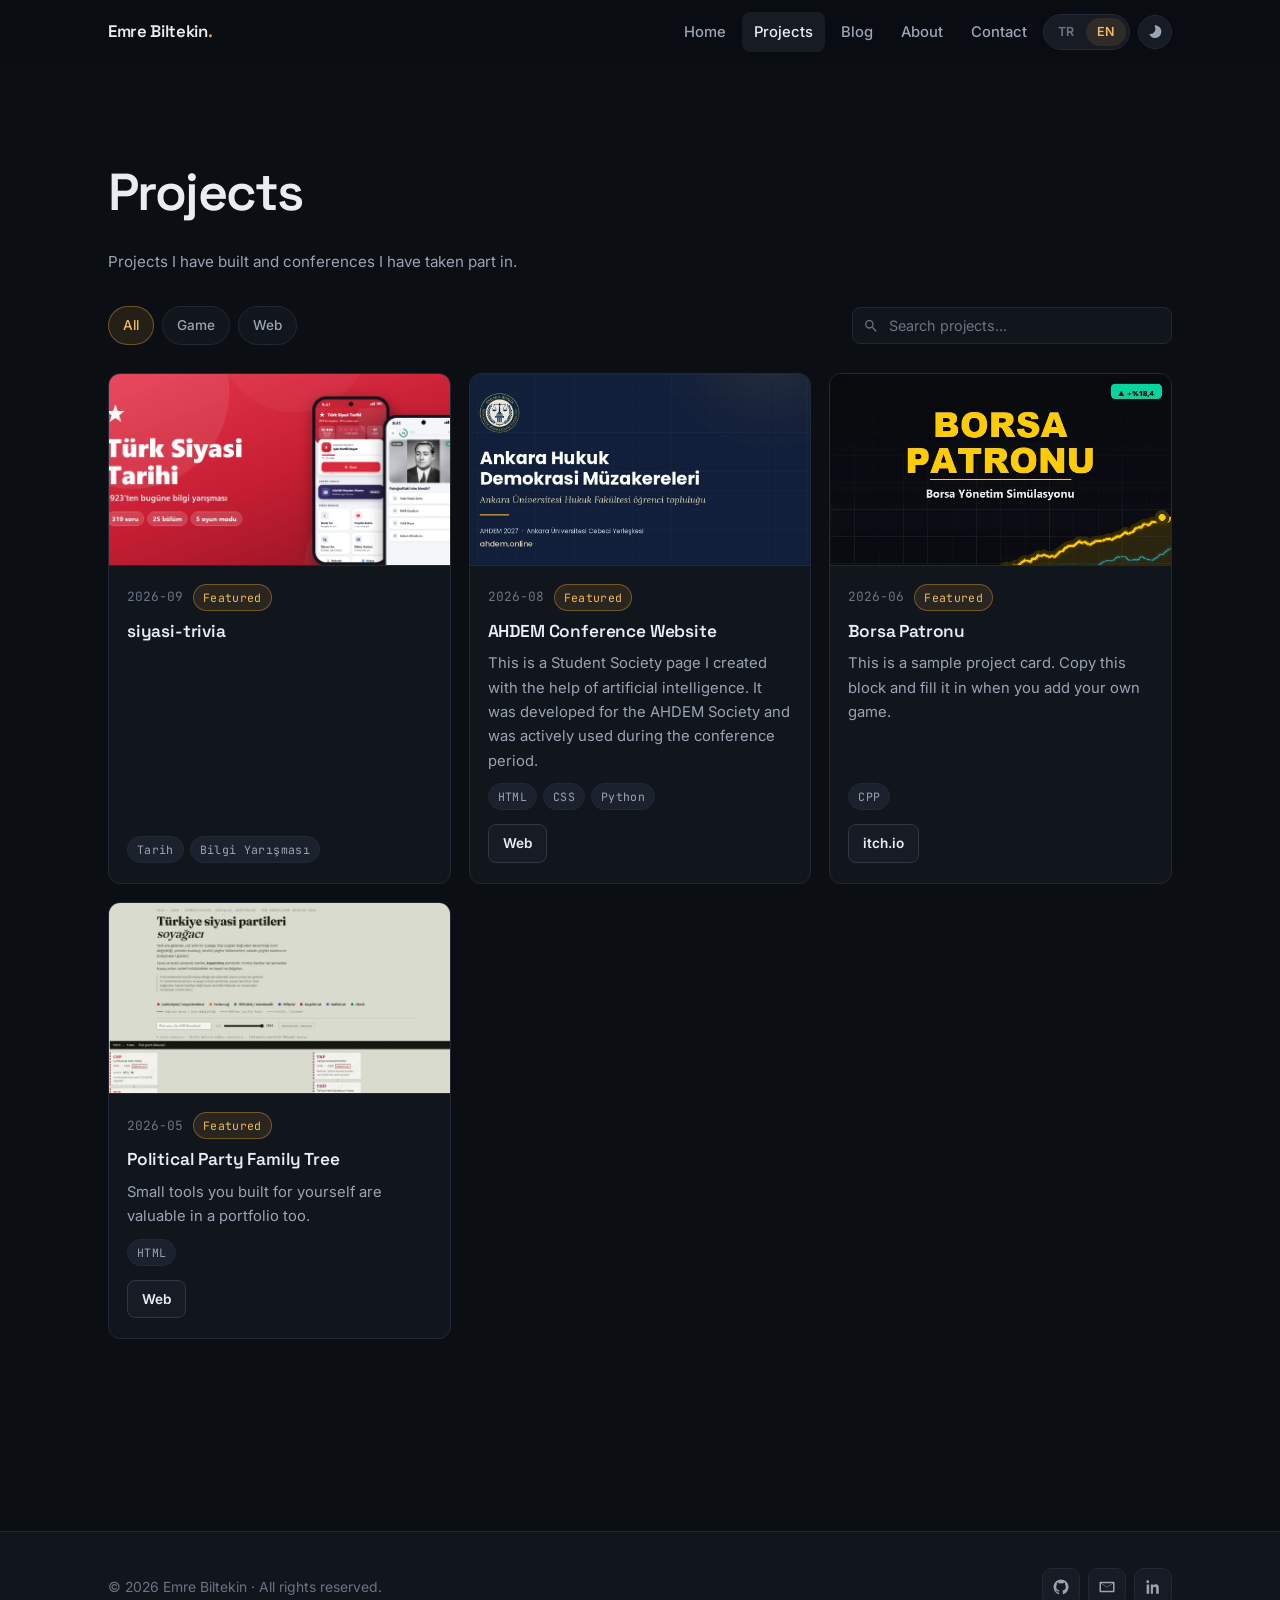
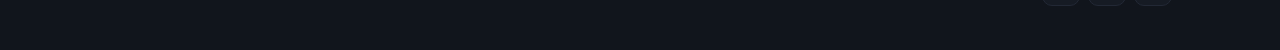
<file: projects.html>
<!DOCTYPE html>
<html lang="tr">
<head>
<meta charset="utf-8">
<meta name="viewport" content="width=device-width, initial-scale=1">
<script>/* Tema tercihini sayfa cizilmeden once uygula (ekran yanip sonmesin) */
try{ if(localStorage.getItem('site.theme')==='light') document.documentElement.dataset.theme='light'; }catch(e){}</script>
<title>Projeler — Emre Biltekin</title>
<meta name="description" content="Emre Biltekin'in geliştirdiği projeler ve katıldığı konferanslar.">
<link rel="canonical" href="https://emrebiltekin.me/projects.html">

<meta property="og:type" content="website">
<meta property="og:site_name" content="Emre Biltekin">
<meta property="og:title" content="Projeler — Emre Biltekin">
<meta property="og:description" content="Geliştirdiğim projeler ve katıldığım konferanslar.">
<meta property="og:url" content="https://emrebiltekin.me/projects.html">
<meta property="og:image" content="https://emrebiltekin.me/assets/img/og-default.png">
<meta name="twitter:card" content="summary_large_image">

<link rel="icon" href="/assets/img/favicon.svg" type="image/svg+xml">
<link rel="preconnect" href="https://fonts.googleapis.com">
<link rel="preconnect" href="https://fonts.gstatic.com" crossorigin>
<link href="https://fonts.googleapis.com/css2?family=Inter:wght@400;500;600&family=Space+Grotesk:wght@500;600;700&family=JetBrains+Mono:wght@400;500&display=swap" rel="stylesheet">
<link rel="stylesheet" href="/assets/css/style.css">
</head>

<body data-page="projects">
<a class="skip-link" href="#main">İçeriğe geç</a>
<header id="site-header"></header>

<main id="main" class="section">
  <div class="wrap">
    <div class="section-head">
      <div>
        <h1 data-i18n="projects.title"></h1>
        <p data-i18n="projects.desc"></p>
      </div>
    </div>

    <div class="toolbar">
      <div class="filters" id="projectFilters"></div>
      <div class="search-box">
        <span class="ico"><svg width="16" height="16" viewBox="0 0 24 24" fill="currentColor" aria-hidden="true"><path d="M15.5 14h-.79l-.28-.27a6.5 6.5 0 1 0-.7.7l.27.28v.79l5 4.99L20.49 19l-4.99-5Zm-6 0A4.5 4.5 0 1 1 14 9.5 4.5 4.5 0 0 1 9.5 14Z"/></svg></span>
        <input type="search" id="projectSearch" data-i18n-attr="placeholder:projects.search" aria-label="Ara">
      </div>
    </div>

    <div class="grid" id="projectsGrid">
      <div class="loading" data-i18n="common.loading"></div>
    </div>
  </div>
</main>

<footer id="site-footer"></footer>

<script src="/assets/js/i18n.js"></script>
<script src="/assets/js/site.js"></script>
<script src="/assets/js/pages.js"></script>
</body>
</html>
</file>
<file: assets/css/style.css>
/* ==========================================================================
   emrebiltekin.me — tema
   Renk / tipografi / olcu degerleri tek yerde: :root altindaki degiskenler.
   Vurgu rengini degistirmek icin sadece --accent satirini duzenlemen yeterli.
   ========================================================================== */

/* --- KOYU TEMA (varsayilan) --- */
:root{
  color-scheme: dark;

  /* Zemin katmanlari */
  --bg:        #0B0E13;
  --bg-1:      #11151C;
  --bg-2:      #161B24;
  --bg-3:      #1C222D;
  --header-bg: rgba(11,14,19,.72);

  /* Bolum bandi — sayfayi yatay seritlere ayirir (bkz. .band) */
  --band:      #0E1218;
  --band-line: #171C25;

  /* Cizgiler */
  --border:    #222835;
  --border-2:  #2E3743;

  /* Metin */
  --text:       #E9EDF3;
  --text-2:     #9AA5B4;
  --text-3:     #6A7484;
  --prose-text: #DDE3EC;
  --code-text:  #E3B77A;

  /* Vurgu — degistirmek icin burasi */
  --accent:      #E0A33E;
  --accent-2:    #EEBB63;
  --accent-soft: rgba(224,163,62,.12);
  --accent-ring: rgba(224,163,62,.40);
  --on-accent:   #0A0D12;   /* vurgu zemini uzerindeki metin rengi */

  --ok:   #3FBF87;
  --warn: #E0A33E;
  --err:  #F2555A;

  /* Tipografi */
  --font-head: 'Space Grotesk', 'Segoe UI', system-ui, sans-serif;
  --font-body: 'Inter', 'Segoe UI', system-ui, -apple-system, sans-serif;
  --font-mono: 'JetBrains Mono', ui-monospace, 'SF Mono', Consolas, monospace;

  /* Olcu */
  --wrap:        1120px;
  --wrap-narrow: 720px;
  --r-sm: 8px;
  --r:    12px;
  --r-lg: 18px;
  --pad:  clamp(16px, 4vw, 28px);

  --shadow-1: 0 1px 2px rgba(0,0,0,.45);
  --shadow-2: 0 1px 2px rgba(0,0,0,.4), 0 12px 32px -16px rgba(0,0,0,.85);
  --t: 180ms cubic-bezier(.2,.7,.3,1);
}

/* --- ACIK TEMA ---
   Sadece renkler degisir; olcu/tipografi ayni kalir.
   Kehribar acik zeminde parlak kaldigi icin okunabilirlik adina koyulastirildi. */
:root[data-theme="light"]{
  color-scheme: light;

  --bg:        #FBFAF7;
  --bg-1:      #FFFFFF;
  --bg-2:      #F4F2ED;
  --bg-3:      #EAE7DF;
  --header-bg: rgba(251,250,247,.78);

  /* Acik temada bant belirgin olmali — sayfa duz gorunmesin */
  --band:      #F1EEE6;
  --band-line: #E6E1D6;

  --border:    #E4E0D7;
  --border-2:  #CFC9BC;

  --text:       #15181D;
  --text-2:     #565F6C;
  --text-3:     #7E8794;
  --prose-text: #23282F;
  --code-text:  #8A5A0B;

  --accent:      #B0730F;
  --accent-2:    #8C5A08;
  --accent-soft: rgba(176,115,15,.10);
  --accent-ring: rgba(176,115,15,.38);
  --on-accent:   #FFFFFF;

  --shadow-1: 0 1px 2px rgba(20,24,30,.06);
  --shadow-2: 0 1px 2px rgba(20,24,30,.05), 0 12px 28px -16px rgba(20,24,30,.25);
}

/* ===== Reset ===== */
*,*::before,*::after{ box-sizing:border-box; }
html{ -webkit-text-size-adjust:100%; scroll-behavior:smooth; }
@media (prefers-reduced-motion: reduce){
  html{ scroll-behavior:auto; }
  *,*::before,*::after{ animation-duration:.01ms !important; transition-duration:.01ms !important; }
}
body{
  margin:0;
  background:var(--bg);
  color:var(--text);
  font-family:var(--font-body);
  font-size:16px;
  line-height:1.65;
  -webkit-font-smoothing:antialiased;
  text-rendering:optimizeLegibility;
  overflow-x:hidden;
}
img,svg,video{ max-width:100%; display:block; }
a{ color:var(--accent); text-decoration:none; }
a:hover{ color:var(--accent-2); }
button{ font:inherit; color:inherit; }
h1,h2,h3,h4{ font-family:var(--font-head); font-weight:600; line-height:1.2; letter-spacing:-.02em; margin:0 0 .5em; }
h1{ font-size:clamp(2rem, 1.4rem + 2.6vw, 3.25rem); letter-spacing:-.03em; }
h2{ font-size:clamp(1.5rem, 1.2rem + 1.2vw, 2rem); }
h3{ font-size:1.15rem; }
p{ margin:0 0 1em; }
code,kbd,pre,samp{ font-family:var(--font-mono); font-size:.9em; }
:focus-visible{ outline:2px solid var(--accent); outline-offset:3px; border-radius:4px; }

.sr-only{
  position:absolute; width:1px; height:1px; padding:0; margin:-1px;
  overflow:hidden; clip:rect(0 0 0 0); white-space:nowrap; border:0;
}
.skip-link{
  position:absolute; left:-999px; top:0; z-index:200;
  background:var(--accent); color:var(--on-accent); padding:10px 16px; border-radius:0 0 var(--r-sm) 0;
  font-weight:600;
}
.skip-link:focus{ left:0; }

/* ===== Kapsayici ===== */
.wrap{ width:100%; max-width:var(--wrap); margin-inline:auto; padding-inline:var(--pad); }
.wrap-narrow{ max-width:var(--wrap-narrow); }
.section{ padding-block:clamp(56px, 8vw, 96px); }
.section-tight{ padding-block:clamp(36px, 5vw, 56px); }

/* --- Bolum bandi ---
   Tam genislikte hafif gri serit. Ardisik bolumlere donusumlu verilir;
   boylece sayfa tek duz zemin olmaktan cikip yatay katmanlara ayrilir. */
.band{
  background:var(--band);
  border-top:1px solid var(--band-line);
  border-bottom:1px solid var(--band-line);
}

/* --- Yuzey paneli ---
   Uzun metni (biyografi, yazi govdesi) zeminden ayiran kart.
   Acik temada beyaz kagit hissi verir, okumayi rahatlatir. */
.surface{
  background:var(--bg-1);
  border:1px solid var(--border);
  border-radius:var(--r-lg);
  padding:clamp(20px, 3.5vw, 40px);
}
.surface > .post-list > .post-item:first-child{ border-top:0; }
.surface > .post-list > .post-item:last-child{ border-bottom:0; }

/* ===== Header ===== */
.site-header{
  position:sticky; top:0; z-index:100;
  background:var(--header-bg);
  backdrop-filter:blur(14px) saturate(160%);
  -webkit-backdrop-filter:blur(14px) saturate(160%);
  border-bottom:1px solid transparent;
  transition:border-color var(--t), background var(--t);
}
.site-header.is-stuck{ border-bottom-color:var(--border); }
.nav{ display:flex; align-items:center; gap:20px; height:64px; position:relative; }
.brand{
  font-family:var(--font-head); font-weight:600; font-size:1.05rem;
  color:var(--text); letter-spacing:-.02em; white-space:nowrap;
}
.brand:hover{ color:var(--text); }
.brand .dot{ color:var(--accent); }
.nav-links{
  display:flex; align-items:center; gap:4px;
  margin-left:auto; list-style:none; padding:0; margin-block:0;
}
.nav-links a{
  display:block; padding:8px 12px; border-radius:var(--r-sm);
  color:var(--text-2); font-size:.925rem; font-weight:500;
  transition:color var(--t), background var(--t);
}
.nav-links a:hover{ color:var(--text); background:var(--bg-2); }
.nav-links a[aria-current="page"]{ color:var(--text); background:var(--bg-2); }

.lang-switch{
  display:inline-flex; align-items:center; padding:3px;
  background:var(--bg-2); border:1px solid var(--border); border-radius:999px;
}
.lang-switch button{
  border:0; background:transparent; cursor:pointer;
  padding:4px 11px; border-radius:999px;
  font-size:.78rem; font-weight:600; letter-spacing:.04em;
  color:var(--text-3); transition:color var(--t), background var(--t);
}
.lang-switch button:hover{ color:var(--text-2); }
.lang-switch button[aria-pressed="true"]{ background:var(--accent-soft); color:var(--accent-2); }

/* Acik/koyu tema butonu */
.theme-toggle{
  display:inline-grid; place-items:center;
  width:34px; height:34px; flex:none; cursor:pointer;
  background:var(--bg-2); border:1px solid var(--border); border-radius:999px;
  color:var(--text-2);
  transition:color var(--t), border-color var(--t), background var(--t);
}
.theme-toggle:hover{ color:var(--accent-2); border-color:var(--accent-ring); background:var(--accent-soft); }
.theme-toggle .icon-sun{ display:none; }
:root[data-theme="light"] .theme-toggle .icon-sun{ display:block; }
:root[data-theme="light"] .theme-toggle .icon-moon{ display:none; }

.nav-toggle{
  display:none; margin-left:auto;
  background:var(--bg-2); border:1px solid var(--border); border-radius:var(--r-sm);
  width:38px; height:38px; cursor:pointer; align-items:center; justify-content:center;
  color:var(--text-2);
}
@media (max-width:760px){
  .nav-toggle{ display:inline-flex; }
  .nav-links{
    position:absolute; left:calc(var(--pad) * -1); right:calc(var(--pad) * -1); top:64px;
    flex-direction:column; align-items:stretch; gap:2px;
    background:var(--bg-1); border-bottom:1px solid var(--border);
    padding:10px var(--pad) 16px;
    display:none;
  }
  .nav-links.is-open{ display:flex; }
  .nav-links a{ padding:11px 12px; }
  .nav-links .ctrl-li{ margin-top:12px; }
}
.ctrl-li{ display:flex; align-items:center; gap:8px; }

/* ===== Hero ===== */
.hero{ position:relative; padding-block:clamp(64px, 10vw, 120px) clamp(48px, 7vw, 84px); overflow:hidden; }
.hero::before{
  content:""; position:absolute; inset:-45% 0 auto 50%;
  width:min(900px, 130vw); aspect-ratio:1; transform:translateX(-50%);
  background:radial-gradient(circle, var(--accent-soft) 0%, transparent 62%);
  pointer-events:none;
}
.hero-inner{ position:relative; display:grid; gap:clamp(28px,5vw,56px); grid-template-columns:1fr; align-items:center; }
@media (min-width:880px){ .hero-inner{ grid-template-columns:1.35fr .65fr; } }
.eyebrow{
  display:inline-flex; align-items:center; gap:8px;
  font-family:var(--font-mono); font-size:.78rem; letter-spacing:.08em; text-transform:uppercase;
  color:var(--accent-2); background:var(--accent-soft);
  border:1px solid var(--accent-ring); border-radius:999px; padding:5px 12px;
  margin-bottom:20px;
}
.eyebrow .pulse{ width:6px; height:6px; border-radius:50%; background:var(--accent); box-shadow:0 0 0 0 var(--accent-ring); animation:pulse 2.4s infinite; }
@keyframes pulse{ 70%{ box-shadow:0 0 0 8px transparent; } 100%{ box-shadow:0 0 0 0 transparent; } }
.hero p.lead{ font-size:clamp(1.02rem,.95rem + .4vw,1.18rem); color:var(--text-2); max-width:56ch; }
.hero-actions{ display:flex; flex-wrap:wrap; gap:12px; margin-top:28px; }

.avatar-frame{
  position:relative; width:min(280px,70vw); margin-inline:auto;
  aspect-ratio:1; border-radius:var(--r-lg); overflow:hidden;
  border:1px solid var(--border-2); background:var(--bg-2);
  box-shadow:var(--shadow-2);
}
.avatar-frame img{ width:100%; height:100%; object-fit:cover; }
.avatar-frame .placeholder{
  display:grid; place-items:center; height:100%;
  color:var(--text-3); font-family:var(--font-mono); font-size:.78rem; text-align:center; padding:20px; line-height:1.7;
}

/* ===== Butonlar ===== */
.btn{
  display:inline-flex; align-items:center; gap:9px;
  padding:11px 20px; border-radius:var(--r-sm);
  font-size:.94rem; font-weight:600; font-family:var(--font-body);
  border:1px solid transparent; cursor:pointer; white-space:nowrap;
  transition:background var(--t), border-color var(--t), color var(--t), transform var(--t);
}
.btn:active{ transform:translateY(1px); }
.btn-primary{ background:var(--accent); color:var(--on-accent); }
.btn-primary:hover{ background:var(--accent-2); color:var(--on-accent); }
.btn-ghost{ background:var(--bg-2); border-color:var(--border-2); color:var(--text); }
.btn-ghost:hover{ background:var(--bg-3); border-color:var(--text-3); color:var(--text); }
.btn-sm{ padding:7px 14px; font-size:.85rem; }

/* ===== Bolum basligi ===== */
.section-head{
  display:flex; align-items:flex-end; justify-content:space-between;
  gap:20px; flex-wrap:wrap; margin-bottom:32px;
}
.section-head h2{ margin:0; }
.section-head p{ margin:6px 0 0; color:var(--text-2); font-size:.95rem; }
.link-more{ font-size:.9rem; font-weight:600; display:inline-flex; align-items:center; gap:6px; transition:gap var(--t); }
.link-more:hover{ gap:10px; }

/* ===== Kart izgarasi ===== */
.grid{ display:grid; gap:18px; grid-template-columns:repeat(auto-fill, minmax(280px,1fr)); }
.grid-2{ grid-template-columns:repeat(auto-fill, minmax(340px,1fr)); }

.card{
  position:relative; display:flex; flex-direction:column;
  background:var(--bg-1); border:1px solid var(--border); border-radius:var(--r);
  overflow:hidden; transition:border-color var(--t), transform var(--t), background var(--t);
}
.card:hover{ border-color:var(--border-2); transform:translateY(-3px); background:var(--bg-2); }
.card-media{
  aspect-ratio:16/9; background:var(--bg-3);
  display:grid; place-items:center; overflow:hidden; border-bottom:1px solid var(--border);
}
.card-media img{ width:100%; height:100%; object-fit:cover; }
.card-media .ph{ color:var(--text-3); font-family:var(--font-mono); font-size:.75rem; letter-spacing:.06em; }
.card-body{ padding:18px 18px 20px; display:flex; flex-direction:column; gap:10px; flex:1; }
.card-title{ font-family:var(--font-head); font-size:1.08rem; font-weight:600; margin:0; color:var(--text); letter-spacing:-.01em; }
.card-title a{ color:inherit; }
.card-title a:hover{ color:var(--accent-2); }
.card-desc{ margin:0; color:var(--text-2); font-size:.925rem; flex:1; }
.card-meta{ display:flex; align-items:center; gap:10px; font-size:.8rem; color:var(--text-3); font-family:var(--font-mono); }
.card-links{ display:flex; flex-wrap:wrap; gap:8px; margin-top:4px; }

/* Etiketler */
.tags{ display:flex; flex-wrap:wrap; gap:6px; }
.tag{
  font-family:var(--font-mono); font-size:.72rem; letter-spacing:.03em;
  padding:3px 9px; border-radius:999px;
  background:var(--bg-3); border:1px solid var(--border); color:var(--text-2);
}
.tag-accent{ background:var(--accent-soft); border-color:var(--accent-ring); color:var(--accent-2); }

/* Filtre / arama cubugu */
.toolbar{ display:flex; flex-wrap:wrap; gap:12px; align-items:center; margin-bottom:28px; }
.filters{ display:flex; flex-wrap:wrap; gap:8px; }
.filter-btn{
  background:var(--bg-1); border:1px solid var(--border); color:var(--text-2);
  padding:7px 14px; border-radius:999px; font-size:.85rem; font-weight:500; cursor:pointer;
  transition:color var(--t), border-color var(--t), background var(--t);
}
.filter-btn:hover{ color:var(--text); border-color:var(--border-2); }
.filter-btn[aria-pressed="true"]{ background:var(--accent-soft); border-color:var(--accent-ring); color:var(--accent-2); }
.search-box{ position:relative; margin-left:auto; min-width:220px; flex:1; max-width:320px; }
.search-box input{
  width:100%; padding:9px 14px 9px 36px;
  background:var(--bg-1); border:1px solid var(--border); border-radius:var(--r-sm);
  color:var(--text); font-size:.9rem; font-family:inherit;
}
.search-box input::placeholder{ color:var(--text-3); }
.search-box input:focus{ outline:none; border-color:var(--accent-ring); box-shadow:0 0 0 3px var(--accent-soft); }
.search-box .ico{ position:absolute; left:11px; top:50%; transform:translateY(-50%); color:var(--text-3); }
@media (max-width:620px){ .search-box{ margin-left:0; max-width:none; } }

/* ===== Blog listesi ===== */
.post-list{ list-style:none; padding:0; margin:0; display:flex; flex-direction:column; }
.post-item{ border-bottom:1px solid var(--border); }
.post-item:first-child{ border-top:1px solid var(--border); }
.post-link{
  display:grid; gap:6px 24px; padding:22px 4px;
  grid-template-columns:1fr; color:inherit;
  transition:padding var(--t), background var(--t);
}
.post-link:hover{ color:inherit; background:linear-gradient(90deg, var(--accent-soft), transparent 60%); padding-inline:12px 4px; }
@media (min-width:720px){ .post-link{ grid-template-columns:120px 1fr; } }
.post-date{ font-family:var(--font-mono); font-size:.8rem; color:var(--text-3); padding-top:4px; white-space:nowrap; }
.post-title{ font-family:var(--font-head); font-size:1.22rem; font-weight:600; margin:0 0 6px; letter-spacing:-.015em; }
.post-link:hover .post-title{ color:var(--accent-2); }
.post-sum{ margin:0 0 10px; color:var(--text-2); font-size:.94rem; max-width:68ch; }

/* ===== Yazi ===== */
.article-head{ padding-block:clamp(40px,6vw,72px) 28px; border-bottom:1px solid var(--border); margin-bottom:40px; }
.article-meta{ display:flex; flex-wrap:wrap; gap:14px; align-items:center; color:var(--text-3); font-family:var(--font-mono); font-size:.82rem; margin-bottom:18px; }
.back-link{ display:inline-flex; align-items:center; gap:7px; font-size:.87rem; color:var(--text-2); font-weight:500; }
.back-link:hover{ color:var(--accent-2); }

.prose{ font-size:1.045rem; line-height:1.78; color:var(--prose-text); }
.prose > *:first-child{ margin-top:0; }
.prose h2{ margin-top:2em; margin-bottom:.6em; font-size:1.55rem; scroll-margin-top:84px; }
.prose h3{ margin-top:1.7em; margin-bottom:.5em; font-size:1.2rem; scroll-margin-top:84px; }
.prose p{ margin:0 0 1.25em; }
.prose a{ text-decoration:underline; text-underline-offset:3px; text-decoration-color:var(--accent-ring); }
.prose a:hover{ text-decoration-color:var(--accent); }
.prose ul,.prose ol{ margin:0 0 1.25em; padding-left:1.4em; }
.prose li{ margin-bottom:.45em; }
.prose li::marker{ color:var(--text-3); }
.prose blockquote{
  margin:1.6em 0; padding:2px 0 2px 20px;
  border-left:3px solid var(--accent); color:var(--text-2);
}
.prose blockquote p:last-child{ margin-bottom:0; }
.prose img{ border-radius:var(--r); border:1px solid var(--border); margin:1.6em 0; }
.prose hr{ border:0; border-top:1px solid var(--border); margin:2.4em 0; }
.prose code{
  background:var(--bg-2); border:1px solid var(--border); border-radius:5px;
  padding:.15em .4em; font-size:.87em; color:var(--code-text);
}
.prose pre{
  background:var(--bg-1); border:1px solid var(--border); border-radius:var(--r);
  padding:16px 18px; overflow-x:auto; margin:1.6em 0; line-height:1.6;
}
.prose pre code{ background:none; border:0; padding:0; color:var(--text); font-size:.86rem; }
.prose table{ width:100%; border-collapse:collapse; margin:1.6em 0; font-size:.93rem; display:block; overflow-x:auto; }
.prose th,.prose td{ border:1px solid var(--border); padding:9px 13px; text-align:left; }
.prose th{ background:var(--bg-2); font-weight:600; }

/* ===== Hakkimda ===== */
.skill-group{ margin-bottom:26px; }
.skill-group h3{ font-size:.8rem; font-family:var(--font-mono); letter-spacing:.08em; text-transform:uppercase; color:var(--text-3); margin-bottom:12px; }

/* ===== Iletisim ===== */
.contact-grid{ display:grid; gap:14px; grid-template-columns:repeat(auto-fill,minmax(250px,1fr)); }
.contact-card{
  display:flex; align-items:center; gap:14px; padding:16px 18px;
  background:var(--bg-1); border:1px solid var(--border); border-radius:var(--r);
  color:var(--text); transition:border-color var(--t), background var(--t), transform var(--t);
}
.contact-card:hover{ border-color:var(--accent-ring); background:var(--bg-2); color:var(--text); transform:translateY(-2px); }
.contact-card .ico{ display:grid; place-items:center; width:40px; height:40px; flex:none; border-radius:10px; background:var(--bg-3); color:var(--accent-2); }
.contact-card .txt{ display:flex; flex-direction:column; gap:2px; min-width:0; }
.contact-card .label{ display:block; font-size:.72rem; color:var(--text-3); font-family:var(--font-mono); letter-spacing:.06em; text-transform:uppercase; line-height:1.4; }
.contact-card .value{ display:block; font-weight:500; font-size:.95rem; line-height:1.4; overflow-wrap:anywhere; }

/* ===== Durum kutulari ===== */
.empty, .loading{
  padding:48px 24px; text-align:center; color:var(--text-3);
  border:1px dashed var(--border-2); border-radius:var(--r); background:var(--bg-1);
  font-family:var(--font-mono); font-size:.88rem;
}

/* ===== Footer ===== */
.site-footer{ border-top:1px solid var(--border); margin-top:clamp(56px,8vw,96px); padding-block:36px 44px; background:var(--bg-1); }
.footer-inner{ display:flex; flex-wrap:wrap; gap:20px; align-items:center; justify-content:space-between; }
.footer-inner p{ margin:0; color:var(--text-3); font-size:.87rem; }
.social{ display:flex; gap:8px; }
.social a{
  display:grid; place-items:center; width:38px; height:38px;
  border:1px solid var(--border); border-radius:10px;
  color:var(--text-2); background:var(--bg-2);
  transition:color var(--t), border-color var(--t), background var(--t), transform var(--t);
}
.social a:hover{ color:var(--accent-2); border-color:var(--accent-ring); background:var(--accent-soft); transform:translateY(-2px); }

/* ===== Yardimcilar ===== */
.mt-0{ margin-top:0; } .mb-0{ margin-bottom:0; }
.muted{ color:var(--text-2); }
.dim{ color:var(--text-3); }
.mono{ font-family:var(--font-mono); }
[hidden]{ display:none !important; }
</file>
<file: assets/css/admin.css>
/* ==========================================================================
   admin.css — sadece yonetim paneli. Site temasinin ustune biner.
   ========================================================================== */

body.admin{ background:var(--bg); }

/* --- Ust cubuk --- */
.adm-top{
  position:sticky; top:0; z-index:50;
  background:var(--header-bg); backdrop-filter:blur(14px);
  border-bottom:1px solid var(--border);
}
.adm-top-in{ display:flex; align-items:center; gap:14px; height:60px; }
.adm-logo{ font-family:var(--font-head); font-weight:600; letter-spacing:-.02em; }
.adm-logo .dot{ color:var(--accent); }
.adm-repo{
  font-family:var(--font-mono); font-size:.76rem; color:var(--text-3);
  border:1px solid var(--border); background:var(--bg-2);
  padding:4px 10px; border-radius:999px; white-space:nowrap;
  overflow:hidden; text-overflow:ellipsis; max-width:38vw;
}
.adm-top .spacer{ margin-left:auto; }

/* --- Sekmeler --- */
.adm-tabs{ display:flex; gap:4px; border-bottom:1px solid var(--border); margin-bottom:26px; }
.adm-tab{
  background:none; border:0; border-bottom:2px solid transparent;
  padding:12px 16px; cursor:pointer; font-weight:600; font-size:.92rem;
  color:var(--text-3); transition:color var(--t), border-color var(--t);
}
.adm-tab:hover{ color:var(--text-2); }
.adm-tab[aria-selected="true"]{ color:var(--text); border-bottom-color:var(--accent); }

/* --- Form ogeleri --- */
.field{ margin-bottom:16px; }
.field > label{
  display:block; margin-bottom:6px;
  font-size:.78rem; font-family:var(--font-mono); letter-spacing:.05em;
  text-transform:uppercase; color:var(--text-3);
}
.field .hint{ font-size:.79rem; color:var(--text-3); margin-top:5px; font-family:var(--font-body); text-transform:none; letter-spacing:0; }
input[type=text], input[type=date], input[type=password], input[type=email], input[type=url], textarea, select{
  width:100%; padding:10px 13px;
  background:var(--bg-1); color:var(--text);
  border:1px solid var(--border); border-radius:var(--r-sm);
  font-family:inherit; font-size:.94rem; line-height:1.5;
}
textarea{ resize:vertical; min-height:90px; }
input:focus, textarea:focus, select:focus{
  outline:none; border-color:var(--accent-ring); box-shadow:0 0 0 3px var(--accent-soft);
}
input::placeholder, textarea::placeholder{ color:var(--text-3); }
.field-row{ display:grid; gap:14px; grid-template-columns:1fr; }
@media(min-width:760px){ .field-row.cols-2{ grid-template-columns:1fr 1fr; } .field-row.cols-3{ grid-template-columns:1.2fr .9fr .9fr; } }

/* Onay kutusu etiketi, form etiketi stilini almasin */
.field > label.check, .check{
  display:flex; align-items:center; gap:9px;
  font-family:var(--font-body); font-size:.92rem; font-weight:400;
  text-transform:none; letter-spacing:0; color:var(--text-2); cursor:pointer;
}
.check input{ width:17px; height:17px; accent-color:var(--accent); cursor:pointer; }

/* --- Giris ekrani --- */
.login-card{
  max-width:520px; margin:8vh auto 0;
  background:var(--bg-1); border:1px solid var(--border);
  border-radius:var(--r-lg); padding:30px; box-shadow:var(--shadow-2);
}
.login-card h1{ font-size:1.4rem; margin-bottom:6px; }
.notice{
  border:1px solid var(--border-2); background:var(--bg-2);
  border-radius:var(--r-sm); padding:13px 15px; font-size:.86rem; color:var(--text-2);
  margin:18px 0;
}
.notice strong{ color:var(--text); }
.notice ol{ margin:9px 0 0; padding-left:19px; }
.notice li{ margin-bottom:5px; }
.notice code{ background:var(--bg-3); padding:1px 5px; border-radius:4px; font-size:.85em; color:var(--code-text); }

/* --- Yazi listesi --- */
.adm-list{ list-style:none; padding:0; margin:0; border-top:1px solid var(--border); }
.adm-item{
  display:flex; align-items:center; gap:14px; flex-wrap:wrap;
  padding:14px 4px; border-bottom:1px solid var(--border);
}
.adm-item .t{ font-family:var(--font-head); font-weight:600; font-size:1rem; }
.adm-item .d{ font-family:var(--font-mono); font-size:.78rem; color:var(--text-3); }
.adm-item .grow{ flex:1; min-width:200px; }
.adm-item .acts{ display:flex; gap:8px; }

/* --- Editör --- */
.editor-split{ display:grid; gap:18px; grid-template-columns:1fr; }
@media(min-width:1040px){ .editor-split{ grid-template-columns:1fr 1fr; } }
.editor-split textarea{ min-height:440px; font-family:var(--font-mono); font-size:.88rem; line-height:1.65; }
.preview-pane{
  border:1px solid var(--border); border-radius:var(--r);
  background:var(--bg-1); padding:20px; min-height:440px;
  max-height:70vh; overflow-y:auto;
}
.preview-pane .prose{ font-size:.95rem; }
.pane-label{
  font-family:var(--font-mono); font-size:.72rem; letter-spacing:.07em;
  text-transform:uppercase; color:var(--text-3); margin-bottom:8px;
}

/* --- Dil sekmeleri (editör icinde) --- */
.lang-tabs{ display:inline-flex; gap:3px; padding:3px; background:var(--bg-2); border:1px solid var(--border); border-radius:999px; margin-bottom:18px; }
.lang-tabs button{
  border:0; background:transparent; cursor:pointer; padding:6px 16px; border-radius:999px;
  font-size:.84rem; font-weight:600; color:var(--text-3); transition:all var(--t);
}
.lang-tabs button[aria-selected="true"]{ background:var(--accent-soft); color:var(--accent-2); }

/* --- Tekrarlanan satirlar (sosyal / yetenek) --- */
.repeat-row{
  display:grid; gap:10px; grid-template-columns:1fr; align-items:start;
  padding:13px; margin-bottom:10px;
  border:1px solid var(--border); border-radius:var(--r-sm); background:var(--bg-1);
}
@media(min-width:760px){
  .repeat-row{ grid-template-columns:1fr 1fr 2fr auto; align-items:center; }
  .repeat-row.two{ grid-template-columns:1fr 2fr auto; }
}
.repeat-row .del{
  background:var(--bg-2); border:1px solid var(--border); color:var(--text-3);
  width:34px; height:34px; border-radius:var(--r-sm); cursor:pointer; display:grid; place-items:center;
  justify-self:start;
}
.repeat-row .del:hover{ color:var(--err); border-color:var(--err); }

/* --- Bildirimler --- */
.toast-wrap{ position:fixed; right:16px; bottom:16px; z-index:200; display:flex; flex-direction:column; gap:8px; max-width:min(380px,88vw); }
.toast{
  border:1px solid var(--border-2); background:var(--bg-2); color:var(--text);
  border-radius:var(--r-sm); padding:12px 15px; font-size:.89rem;
  box-shadow:var(--shadow-2); animation:slideIn .2s ease;
}
.toast.ok{ border-color:var(--ok); }
.toast.err{ border-color:var(--err); }
.toast.info{ border-color:var(--accent-ring); }
@keyframes slideIn{ from{ opacity:0; transform:translateY(8px);} }

.busy{ opacity:.55; pointer-events:none; }
.spinner{
  width:15px; height:15px; border-radius:50%;
  border:2px solid var(--accent-ring); border-top-color:var(--accent);
  animation:spin .7s linear infinite; display:inline-block; vertical-align:-2px;
}
@keyframes spin{ to{ transform:rotate(360deg); } }

/* --- Markdown arac cubugu --- */
.md-toolbar{ display:flex; flex-wrap:wrap; align-items:center; gap:4px; margin-bottom:8px; }
.md-btn{
  background:var(--bg-2); border:1px solid var(--border); color:var(--text-2);
  border-radius:6px; padding:5px 10px; font-size:.79rem; line-height:1.3;
  cursor:pointer; white-space:nowrap;
  transition:color var(--t), border-color var(--t), background var(--t);
}
.md-btn:hover{ color:var(--text); border-color:var(--border-2); background:var(--bg-3); }
.md-sep{ width:1px; height:18px; background:var(--border); margin:0 4px; }
.autosave-note{ margin-left:auto; font-size:.75rem; color:var(--text-3); font-family:var(--font-mono); }

/* --- Yan butonlu girdi --- */
.input-with-btn{ display:flex; gap:8px; align-items:stretch; }
.input-with-btn input{ flex:1; min-width:0; }
.input-with-btn .btn{ flex:none; }

/* --- Taslak geri yukleme cubugu --- */
.restore-bar{
  display:flex; align-items:center; gap:12px; flex-wrap:wrap;
  border:1px solid var(--accent-ring); background:var(--accent-soft);
  border-radius:var(--r-sm); padding:12px 15px; margin-bottom:20px; font-size:.88rem;
}

.adm-actions{ display:flex; flex-wrap:wrap; gap:10px; align-items:center; margin-top:26px; padding-top:20px; border-top:1px solid var(--border); }
.danger{ color:var(--err); border-color:var(--err) !important; }
.danger:hover{ background:rgba(242,85,90,.10) !important; }
</file>
